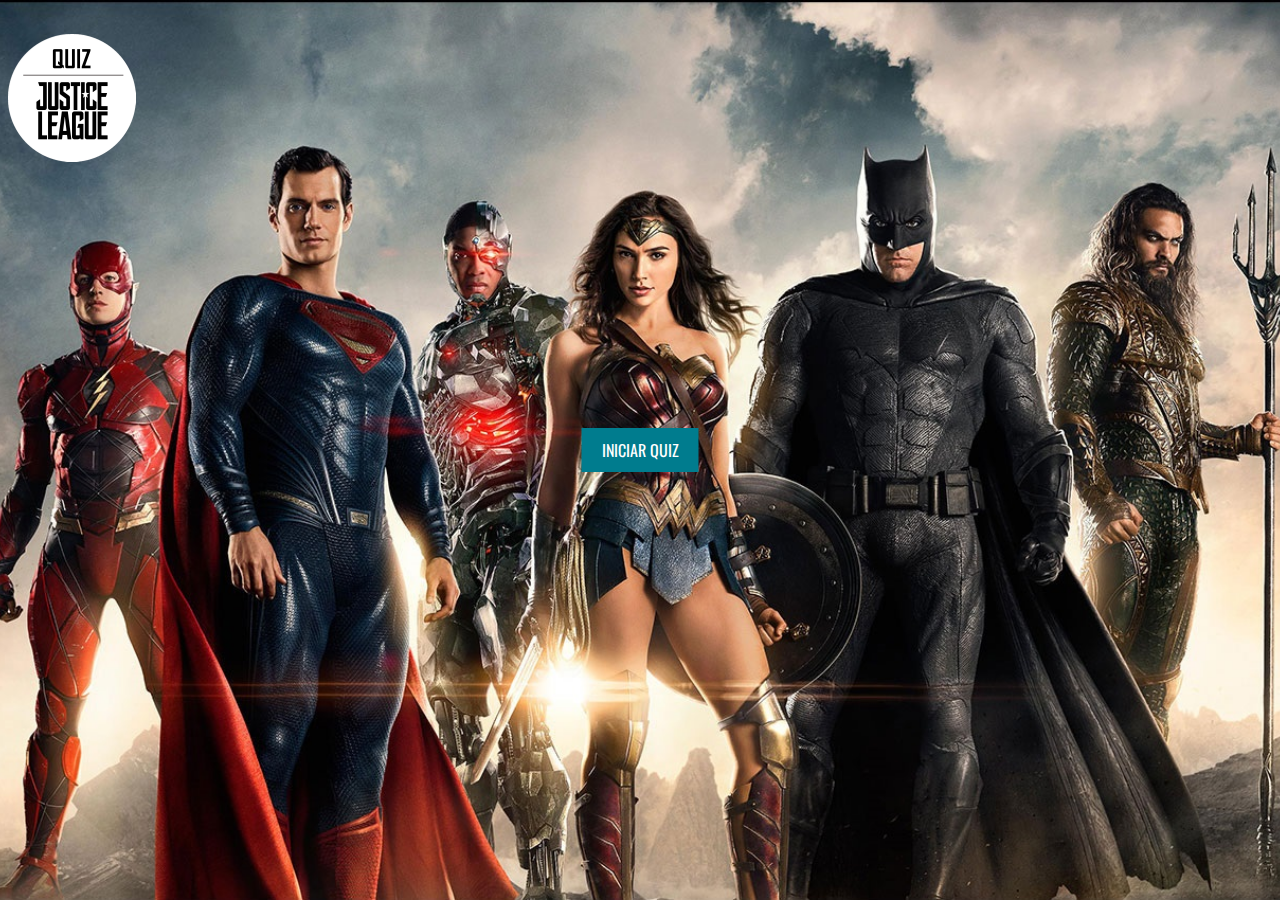
<file: index.html>
<!DOCTYPE html>

<html lang="br">
<head>
	<meta charset="utf-8">

	<title>Quiz Liga da Justiça</title>
	<meta name="Projeto Web Responsivo" content="Quiz Liga da Justiça">
	<meta name="Autora" content="Vanessa Vallarini">
	<meta name="Autora" content="Daniele Oliveira">
	
	
	
	<link href="https://fonts.googleapis.com/css?family=Oswald" rel="stylesheet">
	<link rel="stylesheet" type="text/css" href="./_css/index.css">
	
	
</head>
<body>
	<a class="logo" href="./index.html"><img src="./_imagens/logo.png" class="logo" alt="Quiz Liga da Justiça!"></a>
	<button id="botaoIniciar" class="botao">INICIAR QUIZ</button>
		<div id="meuBotaoIniciar" class="iniciar">
			<div class="formularioLogin">
				<div class="fecharFormulario">
					<span id="fechar" class="fechar">&#9874;</span>
				</div>
				<div class="abrirFormulario">
					<div class="loginFormulario">
						<img src="./_imagens/avatar.png" class="avatar">
							<h1>Login</h1>
								<form name="form1"  action="/action_page.php" onsubmit="return validateForm();" method="post">
									<p>Usuário</p>
									<input type="text" name="email" placeholder="" autocomplete="off">
									<p>Senha</p>
									<input type="password" name="password" placeholder="" autocomplete="off">
									<input type="submit" name="submit" value="Entrar">
								</form>
					</div>
				</div>
			</div>
		</div>	
	<script src="./_js/index.js"></script>
</body>
</html>
</file>
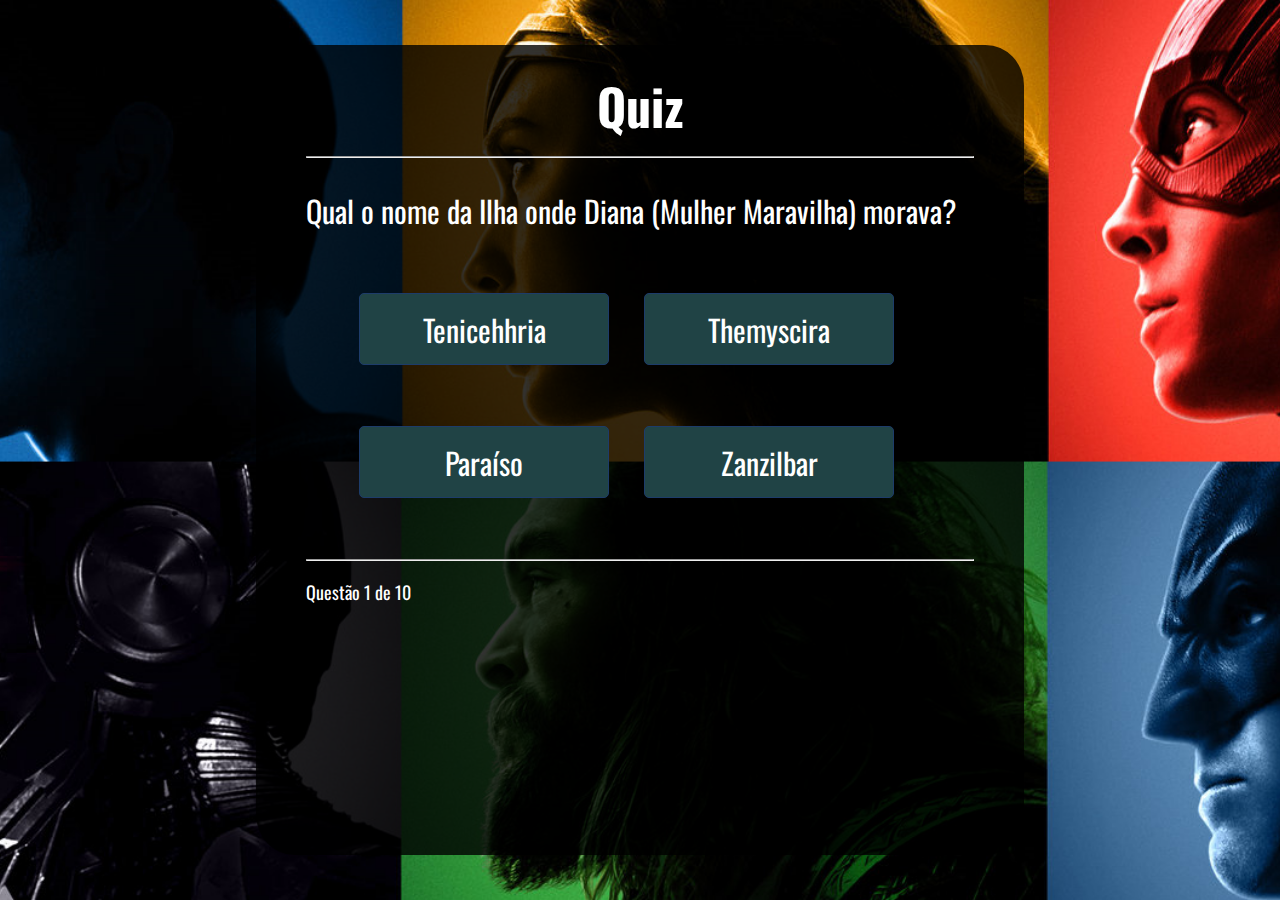
<file: quiz.html>
<!DOCTYPE html>

<html lang="br">
<head>
	<meta charset="utf-8">

	<title>Quiz Liga da Justiça</title>
	<meta name="Projeto Web Responsivo" content="Quiz Liga da Justiça">
	<meta name="Autora" content="Vanessa Vallarini">
	<meta name="Autora" content="Daniele Oliveira">

	<link href="https://fonts.googleapis.com/css?family=Oswald" rel="stylesheet">
	<link rel="stylesheet" type="text/css" href="./_css/quiz.css">
	
</head>
	
<body class="imagem">
    <div class="tabela">
        <div id="quiz">
            <h1>Quiz</h1>
            <hr style="margin-bottom: 20px">

            <p id="question"></p>

            <div class="buttons">
                <button id="btn0"><span id="choice0"></span></button>
                <button id="btn1"><span id="choice1"></span></button>
                <button id="btn2"><span id="choice2"></span></button>
                <button id="btn3"><span id="choice3"></span></button>
            </div>

            <hr id="reta" style="margin-top: 50px">
            <footer>
                <p id="progress">Question x of y</p>
            </footer>
        </div>
    </div>

<script src="./_js/quiz.js"></script>
<script src="./_js/question.js"></script>
<script src="./_js/app.js"></script>
</body>
</html>
</file>
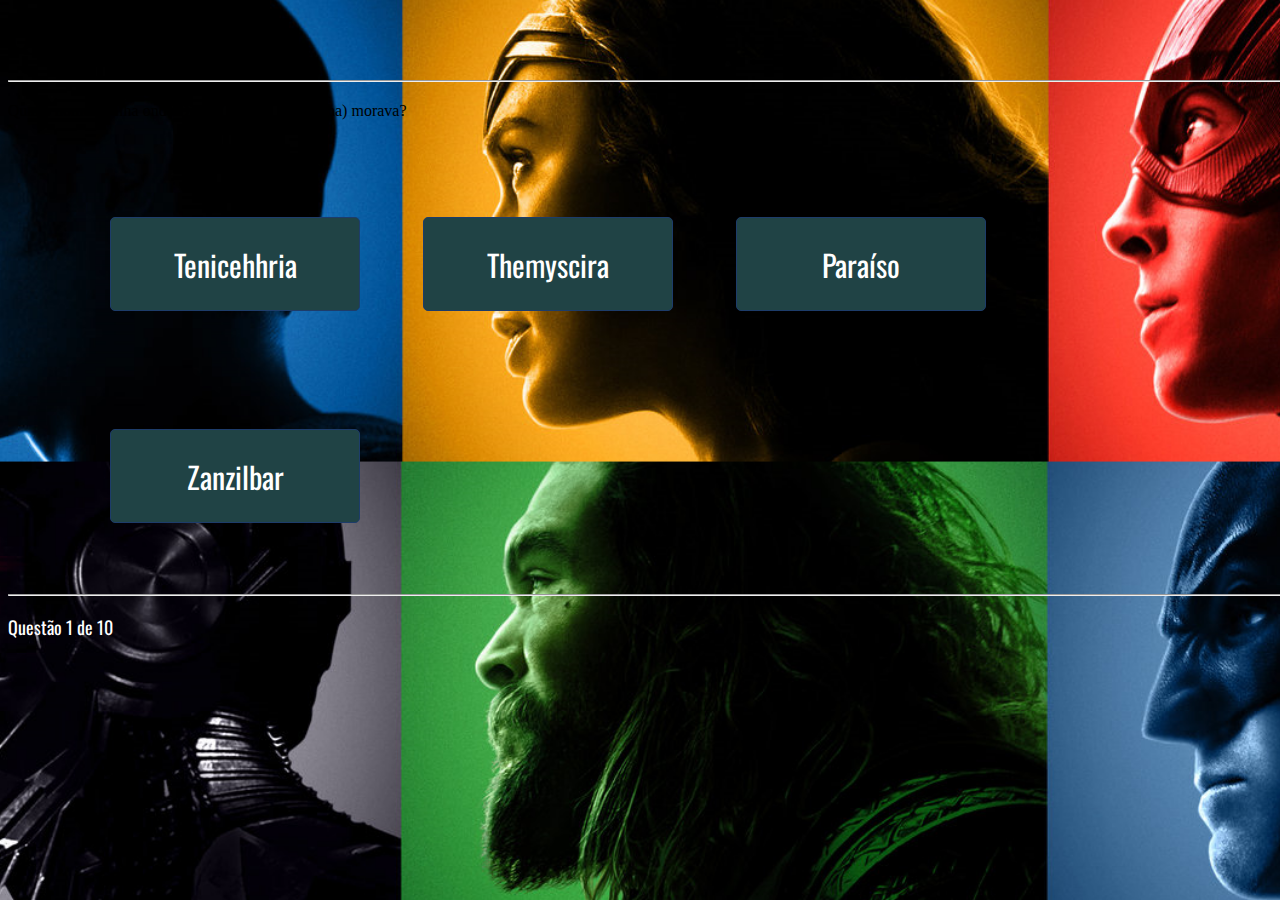
<file: _html/quiz.html>
<!DOCTYPE html>

<html lang="br">
<head>
	<meta charset="utf-8">

	<title>Quiz Liga da Justiça</title>
	<meta name="Projeto Web Responsivo" content="Quiz Liga da Justiça">
	<meta name="Autora" content="Vanessa Vallarini">
	
	<link href="https://fonts.googleapis.com/css?family=Oswald" rel="stylesheet">
	<link rel="stylesheet" type="text/css" href="../_css/quiz.css">
	
</head>
	
<body class="imagem">
    <div class="grid">
        <div id="quiz">
            <h1>Quiz</h1>
            <hr style="margin-bottom: 20px">

            <p id="question"></p>

            <div class="buttons">
                <button id="btn0"><span id="choice0"></span></button>
                <button id="btn1"><span id="choice1"></span></button>
                <button id="btn2"><span id="choice2"></span></button>
                <button id="btn3"><span id="choice3"></span></button>
            </div>

            <hr style="margin-top: 50px">
            <footer>
                <p id="progress">Question x of y</p>
            </footer>
        </div>
    </div>

<script src="../_js/quiz.js"></script>
<script src="../_js/question.js"></script>
<script src="../_js/app.js"></script>
</body>
</html>
</file>
<file: _css/index.css>
body {
	background: url("../_imagens/home.jpg") center center no-repeat;
	background-attachment: fixed;
	background-size: cover;
	font-family: 'Oswald', sans-serif;
	width: 100%;
	height: 100%;
}
.logo {
	width: 10%;
	position: fixed;
	margin-top: 1%;	
	margin-right: 1%;
}
.botao {
	background: #007C8E;
	padding: 10px 20px;
	border: none;
	color: #fff;
	font-size: 16px;
	cursor: pointer;
	font-family: inherit;
	position: absolute;
	top: 50%;
	left: 50%;
	transform: translate(-50%, -50%);	
	transition: all .5s ease;
}
.botao:hover {
	padding: 15px 30px;
	background: #204345;
	letter-spacing: 2px;
	font-size: 20px;
}
.iniciar{
	display: none;
	position: fixed;
	left: 0;
	top:0;
	width: 100%;
	height: 100%;
	background: rgba(0,0,0,.5);
	overflow: auto;
	padding: 50px 0;
	box-sizing: border-box;
}
.formularioLogin {
	position: absolute;
	top: 50%;
	left: 50%;
	transform: translate(-50%, -50%);
	color: #fff;
	margin: 0 auto;
	padding: 20px;
	width: 50%;	
	#animation: formDown .5s;
}
.loginFormulario {
	width: 60%;
    height: 500px;
    background: rgba(0,0,0,.8);
    color: #fff;
    box-sizing: border-box;
    margin: 0 auto;
    padding: 0 30px;
}
.avatar {
	width: 100px;
	height: 100px;
	position: relative;
	top: -50px;
	left: calc(50% - 50px);
}
h1 {
	margin-top: -30px;
    padding: 0 0 20px;
    text-align: center;
    font-size: 30px;
}
.loginFormulario p {
	margin: 0;
	padding: 0;
	font-size: bold;
	font-size: 25px;
}
.loginFormulario input {
	width: 100%;
	margin-bottom: 20px;
}
.loginFormulario input[type="text"], .loginFormulario input[type="password"] {
	border: none;
	outline: none;
	border-bottom: 1px solid #fff;
	background: transparent;
	height: 40%;
	color: #fff;
	font-size: 25px;
}
.loginFormulario input[type="text"] {
	margin-top: 40px;
}
.loginFormulario input[type="password"] {
	margin-top: 40px;
}
.loginFormulario input[type="text"]:focus, .loginFormulario input[type="password"]:focus {
	border-bottom: 1px solid #007c8e;
}
.loginFormulario input[type="submit"] {
	border: none;
    outline: none;
    background: #007c8e;
    color: #fff;
    height: 60px;
    font-size: 30px;
    transition: all .5s ease;
}
.loginFormulario input[type="submit"]:hover {
	cursor: pointer;
	background: #204345;
}
.loginFormulario a {
	text-decoration: none;
	font-size: 14px;
	color:#fff;
}
.loginFormulario a:hover {
	color: #007c8e;
}
.fechar {
	float: right;
    font-size: 40px;
    cursor: pointer;
    margin-top: -10px;
    margin-right: 90px;
}
@keyframes formDown {
	from {
		top: -100px;
		opacity: 0;
		}
		
		to {
		top: calc(50%);
		opacity: 1;
		}
}

/*//////////////////////////////////////////////////////////////////////////////////////////////////////////////////////////////////////////////////////////////*/
/*Galaxy S5, Pixel, Iphone5, Iphone 6 7 e 8, Iphone 6 7 e 8 Plus DE PÉ ////////////////////////////////////////////////////////////////////////////////////////*/
/*//////////////////////////////////////////////////////////////////////////////////////////////////////////////////////////////////////////////////////////////*/
@media only screen 
  and (min-device-width: 320px) 
  and (max-device-width: 640px)
  and (-webkit-min-device-pixel-ratio: 2)  
  and (orientation : portrait){
body {
	background: url("../_imagens/homeS5.jpg") center center no-repeat;
	background-attachment: fixed;
	background-size: cover;
	font-family: 'Oswald', sans-serif;
}
.logo {
	width: 350px;
    height: 350px;
    position: relative;
    top: 170px;
    margin-left: 157px;
}
.botao {
	background: #007C8E;
    padding: 20px 40px;
    border: none;
    color: #fff;
    font-size: 70px;
    cursor: pointer;
    font-family: inherit;
    position: absolute;
    top: 85%;
    left: 50%;
    transform: translate(-50%, -50%);
    transition: all .5s ease;
}
.botao:hover {
    background: #007C8E;
    padding: 20px 40px;
    border: none;
    color: #fff;
    font-size: 70px;
    cursor: pointer;
    font-family: inherit;
    position: absolute;
    top: 85%;
    left: 50%;
}
.loginFormulario {
	margin-left: -170px;
    width: 170%;
    height: 1050px;
    background: rgba(0,0,0,.8);
    color: #fff;
    box-sizing: border-box;
    margin-top: 10px;
}
.loginFormulario a:hover {
	color: #007c8e;
}
.avatar {
	width: 280px;
    height: 280px;
    position: relative;
    top: -180px;
    left: calc(50% - 140px);
}
h1 {
	margin-top: -100px;
    text-align: center;
    font-size: 70px;
    margin-bottom: 90px;
    margin-left: 10px;
}
.loginFormulario p {
	font-size: 60px;
    padding: 5px;
	font-size: bold;
	margin-top: 20px;
}
.loginFormulario input {
	width: 100%;
	margin-bottom: 20px;
}
.loginFormulario input[type="text"], .loginFormulario input[type="password"] {
	border: none;
    outline: none;
    border-bottom: 1px solid #fff;
    background: transparent;
    height: 60%;
    color: #fff;
    font-size: 60px;
}
.loginFormulario input[type="text"]{
	margin-top: 30px;
}
.loginFormulario input[type="password"] {
	margin-top: 30px;
}
.loginFormulario input[type="text"]:focus, .loginFormulario input[type="password"]:focus {
	border-bottom: 1px solid #007c8e;
}
.loginFormulario input[type="submit"] {
	border: none;
    outline: none;
    background: #007C8E;
    color: #fff;
    height: 130px;
    font-size: 60px;
    transition: all .5s ease;
}
.loginFormulario input[type="submit"]:hover {
	cursor: pointer;
	background: #204345;
}
.loginFormulario a {
	text-decoration: none;
	font-size: 14px;
	color:#fff;
}
.fechar {
	float: right;
    font-size: 80px;
    cursor: pointer;
    margin-top: -100px;
    margin-right: -170px;
}
@keyframes formDown {
	from {
		top: -100px;
		opacity: 0;
		}
		
		to {
		top: calc(50%);
		opacity: 1;
		}
}
}

/*//////////////////////////////////////////////////////////////////////////////////////////////////////////////////////////////////////////////////////////////*/
/*Galaxy S5, Pixel, Iphone5, Iphone 6 7 e 8, Iphone 6 7 e 8 Plus DEITADO ///////////////////////////////////////////////////////////////////////////////////////////////////////////////////////////////////////////////////////////////////////*/
/*//////////////////////////////////////////////////////////////////////////////////////////////////////////////////////////////////////////////////////////////*/
@media only screen 
  and (min-device-width: 320px) 
  and (max-device-width: 736px)
  and (-webkit-min-device-pixel-ratio: 2) 
	and (orientation : landscape)  {
body {
	background: url("../_imagens/deitados.jpg") center center no-repeat;
	background-attachment: fixed;
	background-size: cover;
	font-family: 'Oswald', sans-serif;
}
.logo {
	width: 200px;
    height: 200px;
    position: relative;
    top: 85px;
    margin-left: 190px;
}
.botao {
	background: #007C8E;
    padding: 10px 30px;
    border: none;
    color: #fff;
    font-size: 30px;
    cursor: pointer;
    font-family: inherit;
    position: absolute;
    top: 80%;
    left: 50%;
    transform: translate(-50%, -50%);
    transition: all .5s ease;
}
.botao:hover {
    background: #007C8E;
    padding: 10px 30px;
    border: none;
    color: #fff;
    font-size: 30px;
    cursor: pointer;
    font-family: inherit;
    position: absolute;
    top: 80%;
    left: 50%;
    transform: translate(-50%, -50%);
    transition: all .5s ease;
}
.loginFormulario {
	margin-left: -190px;
    width: 180%;
    height: 480px;
    background: rgba(0,0,0,.8);
    color: #fff;
    box-sizing: border-box;
    margin-top: 50px;
}
.loginFormulario a:hover {
	color: #007c8e;
}
.avatar {
	width: 100px;
    height: 100px;
    position: relative;
    top: -50px;
    left: calc(50% - 50px);
}
h1 {
	margin-top: -40px;
    text-align: center;
    font-size: 40px;
    margin-bottom: 20px;
}
.loginFormulario p {
	font-size: 30px;
    font-size: bold;
    margin-bottom: -20px;
}
.loginFormulario input {
	width: 100%;
	margin-bottom: 20px;
}
.loginFormulario input[type="text"], .loginFormulario input[type="password"] {
	border: none;
    outline: none;
    border-bottom: 1px solid #fff;
    background: transparent;
    height: 60%;
    color: #fff;
    font-size: 30px;
    margin-top: 25px;
}
.loginFormulario input[type="text"]:focus, .loginFormulario input[type="password"]:focus {
	border-bottom: 1px solid #007c8e;
}
.loginFormulario input[type="submit"] {
	border: none;
    outline: none;
    background: #007C8E;
    color: #fff;
    height: 70px;
    font-size: 30px;
    transition: all .5s ease;
    margin-top: -10px;
}
.loginFormulario input[type="submit"]:hover {
	cursor: pointer;
	background: #204345;
}
.loginFormulario a {
	text-decoration: none;
	font-size: 14px;
	color:#fff;
}
.fechar {
	float: right;
    font-size: 30px;
    cursor: pointer;
    margin-top: 5px;
    margin-right: -200px;
}
@keyframes formDown {
	from {
		top: -100px;
		opacity: 0;
		}
		
		to {
		top: calc(50%);
		opacity: 1;
		}
}
}

/*//////////////////////////////////////////////////////////////////////////////////////////////////////////////////////////////////////////////////////////////*/
/*Pixel 2 DE PÉ/////////////////////////////////////////////////////////////////////////////////////////////////////////////////////////////////////////////////////////////////////*/
/*//////////////////////////////////////////////////////////////////////////////////////////////////////////////////////////////////////////////////////////////*/
@media only screen 
  and (device-width: 411px) 
  and (device-height: 823px)
  and (orientation : portrait){  
body {
	background: url("../_imagens/homeS5.jpg") center center no-repeat;
	background-attachment: fixed;
	background-size: cover;
	font-family: 'Oswald', sans-serif;
}
.logo {
	width: 350px;
    height: 350px;
    position: relative;
    top: 170px;
    margin-left: 157px;
}
.botao {
	background: #007C8E;
    padding: 20px 40px;
    border: none;
    color: #fff;
    font-size: 70px;
    cursor: pointer;
    font-family: inherit;
    position: absolute;
    top: 85%;
    left: 50%;
    transform: translate(-50%, -50%);
    transition: all .5s ease;
}
.botao:hover {
    background: #007C8E;
    padding: 20px 40px;
    border: none;
    color: #fff;
    font-size: 70px;
    cursor: pointer;
    font-family: inherit;
    position: absolute;
    top: 85%;
    left: 50%;
}
.loginFormulario {
	margin-left: -170px;
    width: 170%;
    height: 1050px;
    background: rgba(0,0,0,.8);
    color: #fff;
    box-sizing: border-box;
    margin-top: 10px;
}
.loginFormulario a:hover {
	color: #007c8e;
}
.avatar {
	width: 280px;
    height: 280px;
    position: relative;
    top: -180px;
    left: calc(50% - 140px);
}
h1 {
	margin-top: -100px;
    text-align: center;
    font-size: 70px;
    margin-bottom: 90px;
    margin-left: 10px;
}
.loginFormulario p {
	font-size: 60px;
    padding: 5px;
	font-size: bold;
	margin-top: 20px;
}
.loginFormulario input {
	width: 100%;
	margin-bottom: 20px;
}
.loginFormulario input[type="text"], .loginFormulario input[type="password"] {
	border: none;
    outline: none;
    border-bottom: 1px solid #fff;
    background: transparent;
    height: 60%;
    color: #fff;
    font-size: 60px;
}
.loginFormulario input[type="text"]{
	margin-top: 30px;
}
.loginFormulario input[type="password"] {
	margin-top: 30px;
}
.loginFormulario input[type="text"]:focus, .loginFormulario input[type="password"]:focus {
	border-bottom: 1px solid #007c8e;
}
.loginFormulario input[type="submit"] {
	border: none;
    outline: none;
    background: #007C8E;
    color: #fff;
    height: 130px;
    font-size: 60px;
    transition: all .5s ease;
}
.loginFormulario input[type="submit"]:hover {
	cursor: pointer;
	background: #204345;
}
.loginFormulario a {
	text-decoration: none;
	font-size: 14px;
	color:#fff;
}
.fechar {
	float: right;
    font-size: 80px;
    cursor: pointer;
    margin-top: -100px;
    margin-right: -170px;
}
@keyframes formDown {
	from {
		top: -100px;
		opacity: 0;
		}
		
		to {
		top: calc(50%);
		opacity: 1;
		}
}
  }

 /*//////////////////////////////////////////////////////////////////////////////////////////////////////////////////////////////////////////////////////////////*/
/*Pixel 2 DEITADO ///////////////////////////////////////////////////////////////////////////////////////////////////////////////////////////////////////////////////////////////////////*/
/*//////////////////////////////////////////////////////////////////////////////////////////////////////////////////////////////////////////////////////////////*/
@media only screen 
  and (device-width: 823px) 
  and (device-height: 411px)
  and (-webkit-min-device-pixel-ratio: 2) 
	and (orientation : landscape)  {
body {
	background: url("../_imagens/pixel2deitado.jpg") center center no-repeat;
	background-attachment: fixed;
	background-size: cover;
	font-family: 'Oswald', sans-serif;
}
.logo {
	width: 150px;
    height: 150px;
    position: relative;
    top: 80px;
   margin-left: 207px;
}
.botao {
	background: #007C8E;
    padding: 10px 30px;
    border: none;
    color: #fff;
    font-size: 30px;
    cursor: pointer;
    font-family: inherit;
    position: absolute;
    top: 80%;
    left: 50%;
    transform: translate(-50%, -50%);
    transition: all .5s ease;
}
.botao:hover {
    background: #007C8E;
    padding: 10px 30px;
    border: none;
    color: #fff;
    font-size: 30px;
    cursor: pointer;
    font-family: inherit;
    position: absolute;
    top: 80%;
    left: 50%;
    transform: translate(-50%, -50%);
    transition: all .5s ease;
}
.loginFormulario {
	margin-left: -190px;
    width: 180%;
    height: 430px;
    background: rgba(0,0,0,.8);
    color: #fff;
    box-sizing: border-box;
    margin-top: 30px;
}
.loginFormulario a:hover {
	color: #007c8e;
}
.avatar {
	width: 100px;
    height: 100px;
    position: relative;
    top: -40px;
    left: calc(50% - 50px);
}
h1 {
	margin-top: -45px;
    text-align: center;
    font-size: 30px;
    margin-bottom: 20px;
}
.loginFormulario p {
	font-size: 25px;
    font-size: bold;
    margin-bottom: -20px;
}
.loginFormulario input {
	width: 100%;
	margin-bottom: 20px;
}
.loginFormulario input[type="text"], .loginFormulario input[type="password"] {
	border: none;
    outline: none;
    border-bottom: 1px solid #fff;
    background: transparent;
    height: 60%;
    color: #fff;
    font-size: 30px;
    margin-top: 25px;
}
.loginFormulario input[type="text"]:focus, .loginFormulario input[type="password"]:focus {
	border-bottom: 1px solid #007c8e;
}
.loginFormulario input[type="submit"] {
	border: none;
    outline: none;
    background: #007C8E;
    color: #fff;
    height: 50px;
    font-size: 30px;
    transition: all .5s ease;
    margin-top: -10px;
}
.loginFormulario input[type="submit"]:hover {
	cursor: pointer;
	background: #204345;
}
.loginFormulario a {
	text-decoration: none;
	font-size: 14px;
	color:#fff;
}
.fechar {
	float: right;
    font-size: 30px;
    cursor: pointer;
    margin-top: -10px;
    margin-right: -200px;
}
@keyframes formDown {
	from {
		top: -100px;
		opacity: 0;
		}
		
		to {
		top: calc(50%);
		opacity: 1;
		}
}
}

/*//////////////////////////////////////////////////////////////////////////////////////////////////////////////////////////////////////////////////////////////*/
/*iPhone X de PÉ/////////////////////////////////////////////////////////////////////////////////////////////////////////////////////////////////////////////////////////////*/
/*//////////////////////////////////////////////////////////////////////////////////////////////////////////////////////////////////////////////////////////////*/
@media only screen 
    and (device-width : 375px) 
    and (device-height : 812px) 
    and (-webkit-device-pixel-ratio : 3)
	and (orientation : portrait)	{
body {
	background: url("../_imagens/homeS5.jpg") center center no-repeat;
	background-attachment: fixed;
	background-size: cover;
	font-family: 'Oswald', sans-serif;
}
.logo {
	width: 350px;
    height: 350px;
    position: relative;
    top: 200px;
    margin-left: 157px;
}
.botao {
	background: #007C8E;
    padding: 20px 40px;
    border: none;
    color: #fff;
    font-size: 70px;
    cursor: pointer;
    font-family: inherit;
    position: absolute;
    top: 85%;
    left: 50%;
    transform: translate(-50%, -50%);
    transition: all .5s ease;
}
.botao:hover {
    background: #007C8E;
    padding: 20px 40px;
    border: none;
    color: #fff;
    font-size: 70px;
    cursor: pointer;
    font-family: inherit;
    position: absolute;
    top: 85%;
    left: 50%;
}
.loginFormulario {
	margin-left: -170px;
    width: 170%;
    height: 1130px;
    background: rgba(0,0,0,.8);
    color: #fff;
    box-sizing: border-box;
    margin-top: 10px;
}
.loginFormulario a:hover {
	color: #007c8e;
}
.avatar {
	width: 280px;
    height: 280px;
    position: relative;
    top: -180px;
    left: calc(50% - 140px);
}
h1 {
	margin-top: -120px;
    text-align: center;
    font-size: 70px;
    margin-bottom: 90px;
    margin-left: 10px;
}
.loginFormulario p {
	font-size: 60px;
    padding: 5px;
	font-size: bold;
	margin-top: 20px;
}
.loginFormulario input {
	width: 100%;
	margin-bottom: 20px;
}
.loginFormulario input[type="text"], .loginFormulario input[type="password"] {
	border: none;
    outline: none;
    border-bottom: 1px solid #fff;
    background: transparent;
    height: 60%;
    color: #fff;
    font-size: 60px;
}
.loginFormulario input[type="text"]{
	margin-top: 70px;
}
.loginFormulario input[type="password"] {
	margin-top: 70px;
}
.loginFormulario input[type="text"]:focus, .loginFormulario input[type="password"]:focus {
	border-bottom: 1px solid #007c8e;
}
.loginFormulario input[type="submit"] {
	border: none;
    outline: none;
    background: #007C8E;
    color: #fff;
    height: 150px;
    font-size: 60px;
    transition: all .5s ease;
}
.loginFormulario input[type="submit"]:hover {
	cursor: pointer;
	background: #204345;
}
.loginFormulario a {
	text-decoration: none;
	font-size: 14px;
	color:#fff;
}
.fechar {
	float: right;
    font-size: 80px;
    cursor: pointer;
    margin-top: -100px;
    margin-right: -170px;
}
@keyframes formDown {
	from {
		top: -100px;
		opacity: 0;
		}
		
		to {
		top: calc(50%);
		opacity: 1;
		}
}
  }

/*//////////////////////////////////////////////////////////////////////////////////////////////////////////////////////////////////////////////////////////////*/
/*iPhone X DEITADO ///////////////////////////////////////////////////////////////////////////////////////////////////////////////////////////////////////////////////////////////////////*/
/*//////////////////////////////////////////////////////////////////////////////////////////////////////////////////////////////////////////////////////////////*/
@media only screen 
  and (device-width: 812px) 
  and (device-height: 375px)
  and (-webkit-min-device-pixel-ratio: 2) 
	and (orientation : landscape)  {
body {
	background: url("../_imagens/iPhoneXdeitado.jpg") center center no-repeat;
	background-attachment: fixed;
	background-size: cover;
	font-family: 'Oswald', sans-serif;
}
.logo {
	width: 150px;
    height: 150px;
    position: relative;
    top: 70px;
    margin-left: 207px;
}
.botao {
	background: #007C8E;
    padding: 10px 30px;
    border: none;
    color: #fff;
    font-size: 30px;
    cursor: pointer;
    font-family: inherit;
    position: absolute;
    top: 80%;
    left: 50%;
    transform: translate(-50%, -50%);
    transition: all .5s ease;
}
.botao:hover {
    background: #007C8E;
    padding: 10px 30px;
    border: none;
    color: #fff;
    font-size: 30px;
    cursor: pointer;
    font-family: inherit;
    position: absolute;
    top: 80%;
    left: 50%;
    transform: translate(-50%, -50%);
    transition: all .5s ease;
}
.loginFormulario {
	margin-left: -190px;
    width: 180%;
    height: 360px;
    background: rgba(0,0,0,.8);
    color: #fff;
    box-sizing: border-box;
    margin-top: 50px;
}
.loginFormulario a:hover {
	color: #007c8e;
}
.avatar {
	width: 100px;
    height: 100px;
    position: relative;
    top: -60px;
    left: calc(50% - 50px);
}
h1 {
	margin-top: -50px;
    text-align: center;
    font-size: 30px;
    margin-bottom: -30px;
}
.loginFormulario p {
	font-size: 25px;
    font-size: bold;
    margin-bottom: -20px;
}
.loginFormulario input {
	width: 100%;
	margin-bottom: 20px;
}
.loginFormulario input[type="text"], .loginFormulario input[type="password"] {
	border: none;
    outline: none;
    border-bottom: 1px solid #fff;
    background: transparent;
    height: 60%;
    color: #fff;
    font-size: 25px;
    margin-top: 30px;
}
.loginFormulario input[type="text"]:focus, .loginFormulario input[type="password"]:focus {
	border-bottom: 1px solid #007c8e;
}
.loginFormulario input[type="submit"] {
	border: none;
    outline: none;
    background: #007C8E;
    color: #fff;
    height: 50px;
    font-size: 30px;
    transition: all .5s ease;
    margin-top: -10px;
}
.loginFormulario input[type="submit"]:hover {
	cursor: pointer;
	background: #204345;
}
.loginFormulario a {
	text-decoration: none;
	font-size: 14px;
	color:#fff;
}
.fechar {
	float: right;
    font-size: 30px;
    cursor: pointer;
    margin-top: 5px;
    margin-right: -200px;
}
@keyframes formDown {
	from {
		top: -100px;
		opacity: 0;
		}
		
		to {
		top: calc(50%);
		opacity: 1;
		}
}
}

/*//////////////////////////////////////////////////////////////////////////////////////////////////////////////////////////////////////////////////////////////*/
/*Ipad DE PÉ/////////////////////////////////////////////////////////////////////////////////////////////////////////////////////////////////////////////////////////////////////*/
/*//////////////////////////////////////////////////////////////////////////////////////////////////////////////////////////////////////////////////////////////*/
@media only screen 
  and (device-width: 768px) 
  and (device-height: 1024px)
  and (orientation : portrait){  
body {
	background: url("../_imagens/homeS5.jpg") center center no-repeat;
	background-attachment: fixed;
	background-size: cover;
	font-family: 'Oswald', sans-serif;
}
.logo {
	width: 350px;
    height: 350px;
    position: relative;
    top: 50px;
    margin-left: 157px;
}
.botao {
	background: #007C8E;
    padding: 20px 40px;
    border: none;
    color: #fff;
    font-size: 70px;
    cursor: pointer;
    font-family: inherit;
    position: absolute;
    top: 85%;
    left: 50%;
    transform: translate(-50%, -50%);
    transition: all .5s ease;
}
.botao:hover {
    background: #007C8E;
    padding: 20px 40px;
    border: none;
    color: #fff;
    font-size: 70px;
    cursor: pointer;
    font-family: inherit;
    position: absolute;
    top: 85%;
    left: 50%;
}
.loginFormulario {
	margin-left: -170px;
    width: 170%;
    height: 1100px;
    background: rgba(0,0,0,.8);
    box-sizing: border-box;
    margin-top: 90px;
}
.loginFormulario a:hover {
	color: #007c8e;
}
.avatar {
	width: 240px;
    height: 240px;
    position: relative;
    top: -110px;
    left: calc(50% - 110px);
}
h1 {
	margin-top: -120px;
    text-align: center;
    font-size: 70px;
    margin-bottom: 90px;
    margin-left: 10px;
}
.loginFormulario p {
	font-size: 60px;
    padding: 5px;
	font-size: bold;
	margin-top: 20px;
}
.loginFormulario input {
	width: 100%;
	margin-bottom: 20px;
}
.loginFormulario input[type="text"], .loginFormulario input[type="password"] {
	border: none;
    outline: none;
    border-bottom: 1px solid #fff;
    background: transparent;
    height: 60%;
    color: #fff;
    font-size: 60px;
}
.loginFormulario input[type="text"]{
	margin-top: 70px;
}
.loginFormulario input[type="password"] {
	margin-top: 70px;
}
.loginFormulario input[type="text"]:focus, .loginFormulario input[type="password"]:focus {
	border-bottom: 1px solid #007c8e;
}
.loginFormulario input[type="submit"] {
	border: none;
    outline: none;
    background: #007C8E;
    color: #fff;
    height: 150px;
    font-size: 60px;
    transition: all .5s ease;
}
.loginFormulario input[type="submit"]:hover {
	cursor: pointer;
	background: #204345;
}
.loginFormulario a {
	text-decoration: none;
	font-size: 14px;
	color:#fff;
}
.fechar {
	float: right;
    font-size: 60px;
    cursor: pointer;
    margin-right: -170px;
}
@keyframes formDown {
	from {
		top: -100px;
		opacity: 0;
		}
		
		to {
		top: calc(50%);
		opacity: 1;
		}
}
  }

/*//////////////////////////////////////////////////////////////////////////////////////////////////////////////////////////////////////////////////////////////*/
/**Ipad DEITADO ///////////////////////////////////////////////////////////////////////////////////////////////////////////////////////////////////////////////////////////////////////*/
/*//////////////////////////////////////////////////////////////////////////////////////////////////////////////////////////////////////////////////////////////*/
@media only screen 
  and (device-width: 1024px) 
  and (device-height: 768px)
  and (-webkit-min-device-pixel-ratio: 2) 
	and (orientation : landscape)  {
body {
	background: url("../_imagens/home.jpg") center center no-repeat;
	background-attachment: fixed;
	background-size: cover;
	font-family: 'Oswald', sans-serif;
}
.logo {
	width: 180px;
    height: 180px;
    position: relative;
    top: 150px;
    margin-left: 210px;
}
.botao {
	background: #007C8E;
    padding: 10px 30px;
    border: none;
    color: #fff;
    font-size: 30px;
    cursor: pointer;
    font-family: inherit;
    position: absolute;
    top: 80%;
    left: 50%;
    transform: translate(-50%, -50%);
    transition: all .5s ease;
}
.botao:hover {
    background: #007C8E;
    padding: 10px 30px;
    border: none;
    color: #fff;
    font-size: 30px;
    cursor: pointer;
    font-family: inherit;
    position: absolute;
    top: 80%;
    left: 50%;
    transform: translate(-50%, -50%);
    transition: all .5s ease;
}
.loginFormulario {
	margin-left: -190px;
    width: 180%;
    height: 580px;
    background: rgba(0,0,0,.8);
    color: #fff;
    box-sizing: border-box;
    margin-top: 70px;
}
.loginFormulario a:hover {
	color: #007c8e;
}
.avatar {
	width: 150px;
    height: 150px;
    position: relative;
    top: -90px;
    left: calc(50% - 80px);
}
h1 {
	margin-top: -80px;
    text-align: center;
    font-size: 50px;
    margin-bottom: 20px;
    margin-left: -10px;
}
.loginFormulario p {
	font-size: 40px;
    font-size: bold;
    margin-bottom: -20px;
}
.loginFormulario input {
	width: 100%;
	margin-bottom: 20px;
}
.loginFormulario input[type="text"], .loginFormulario input[type="password"] {
	border: none;
    outline: none;
    border-bottom: 1px solid #fff;
    background: transparent;
    height: 60%;
    color: #fff;
    font-size: 40px;
    margin-top: 30px;
}
.loginFormulario input[type="text"]:focus, .loginFormulario input[type="password"]:focus {
	border-bottom: 1px solid #007c8e;
}
.loginFormulario input[type="submit"] {
	border: none;
    outline: none;
    background: #007C8E;
    color: #fff;
    height: 80px;
    font-size: 45px;
    transition: all .5s ease;
    margin-top: -10px;
}
.loginFormulario input[type="submit"]:hover {
	cursor: pointer;
	background: #204345;
}
.loginFormulario a {
	text-decoration: none;
	font-size: 14px;
	color:#fff;
}
.fechar {
	float: right;
    font-size: 50px;
    cursor: pointer;
    margin-right: -210px;
}
@keyframes formDown {
	from {
		top: -100px;
		opacity: 0;
		}
		
		to {
		top: calc(50%);
		opacity: 1;
		}
}
}

/*//////////////////////////////////////////////////////////////////////////////////////////////////////////////////////////////////////////////////////////////*/
/**Ipad Pro de PÉ ///////////////////////////////////////////////////////////////////////////////////////////////////////////////////////////////////////////////////////////////////////*/
/*//////////////////////////////////////////////////////////////////////////////////////////////////////////////////////////////////////////////////////////////*/
@media only screen 
	and (device-width: 1024px) 
    and (device-height: 1366px)
    and (-webkit-min-device-pixel-ratio: 2) 
	and (orientation : portrait) {  
body {
	background: url("../_imagens/homeS5.jpg") center center no-repeat;
	background-attachment: fixed;
	background-size: cover;
	font-family: 'Oswald', sans-serif;
}
.logo {
	width: 350px;
    height: 350px;
    position: relative;
    top: 50px;
    margin-left: 157px;
}
.botao {
	background: #007C8E;
    padding: 20px 40px;
    border: none;
    color: #fff;
    font-size: 70px;
    cursor: pointer;
    font-family: inherit;
    position: absolute;
    top: 85%;
    left: 50%;
    transform: translate(-50%, -50%);
    transition: all .5s ease;
}
.botao:hover {
    background: #007C8E;
    padding: 20px 40px;
    border: none;
    color: #fff;
    font-size: 70px;
    cursor: pointer;
    font-family: inherit;
    position: absolute;
    top: 85%;
    left: 50%;
}
.loginFormulario {
	margin-left: -170px;
    width: 170%;
    height: 1100px;
    background: rgba(0,0,0,.8);
    box-sizing: border-box;
    margin-top: 90px;
}
.loginFormulario a:hover {
	color: #007c8e;
}
.avatar {
	width: 240px;
    height: 240px;
    position: relative;
    top: -110px;
    left: calc(50% - 110px);
}
h1 {
	margin-top: -120px;
    text-align: center;
    font-size: 70px;
    margin-bottom: 90px;
    margin-left: 10px;
}
.loginFormulario p {
	font-size: 60px;
    padding: 5px;
	font-size: bold;
	margin-top: 20px;
}
.loginFormulario input {
	width: 100%;
	margin-bottom: 20px;
}
.loginFormulario input[type="text"], .loginFormulario input[type="password"] {
	border: none;
    outline: none;
    border-bottom: 1px solid #fff;
    background: transparent;
    height: 60%;
    color: #fff;
    font-size: 60px;
}
.loginFormulario input[type="text"]{
	margin-top: 70px;
}
.loginFormulario input[type="password"] {
	margin-top: 70px;
}
.loginFormulario input[type="text"]:focus, .loginFormulario input[type="password"]:focus {
	border-bottom: 1px solid #007c8e;
}
.loginFormulario input[type="submit"] {
	border: none;
    outline: none;
    background: #007C8E;
    color: #fff;
    height: 150px;
    font-size: 60px;
    transition: all .5s ease;
}
.loginFormulario input[type="submit"]:hover {
	cursor: pointer;
	background: #204345;
}
.loginFormulario a {
	text-decoration: none;
	font-size: 14px;
	color:#fff;
}
.fechar {
	float: right;
    font-size: 60px;
    cursor: pointer;
    margin-right: -190px;
}
@keyframes formDown {
	from {
		top: -100px;
		opacity: 0;
		}
		
		to {
		top: calc(50%);
		opacity: 1;
		}
}
  }

/*//////////////////////////////////////////////////////////////////////////////////////////////////////////////////////////////////////////////////////////////*/
/**Ipad Pró DEITADO ///////////////////////////////////////////////////////////////////////////////////////////////////////////////////////////////////////////////////////////////////////*/
/*//////////////////////////////////////////////////////////////////////////////////////////////////////////////////////////////////////////////////////////////*/
@media only screen 
  and (device-width: 1366px) 
  and (device-height: 1024px)
  and (-webkit-min-device-pixel-ratio: 2) 
	and (orientation : landscape)  {
body {
	background: url("../_imagens/home.jpg") center center no-repeat;
	background-attachment: fixed;
	background-size: cover;
	font-family: 'Oswald', sans-serif;
}
.logo {
	width: 180px;
    height: 180px;
    position: relative;
    top: 200px;
    margin-left: 22%;
}
.botao {
	background: #007C8E;
    padding: 10px 30px;
    border: none;
    color: #fff;
    font-size: 39px;
    cursor: pointer;
    font-family: inherit;
    position: absolute;
    top: 80%;
    left: 50%;
    transform: translate(-50%, -50%);
    transition: all .5s ease;
}
.botao:hover {
    background: #007C8E;
    padding: 10px 30px;
    border: none;
    color: #fff;
    font-size: 39px;
    cursor: pointer;
    font-family: inherit;
    position: absolute;
    top: 80%;
    left: 50%;
    transform: translate(-50%, -50%);
    transition: all .5s ease;
}
.loginFormulario {
	margin-left: -40%;
    width: 180%;
    height: 700px;
    background: rgba(0,0,0,.8);
    color: #fff;
    box-sizing: border-box;
    margin-top: 30px;
}
.loginFormulario a:hover {
	color: #007c8e;
}
.avatar {
	width: 150px;
    height: 150px;
    position: relative;
    top: -90px;
    left: calc(50% - 80px);
}
h1 {
	margin-top: -80px;
    text-align: center;
    font-size: 60px;
    margin-bottom: 20px;
    margin-left: -10px;
}
.loginFormulario p {
	font-size: 40px;
    font-size: bold;
    margin-bottom: -20px;
}
.loginFormulario input {
	width: 100%;
	margin-bottom: 20px;
}
.loginFormulario input[type="text"], .loginFormulario input[type="password"] {
	border: none;
    outline: none;
    border-bottom: 1px solid #fff;
    background: transparent;
    height: 60%;
    color: #fff;
    font-size: 50px;
    margin-top: 60px;
}
.loginFormulario input[type="text"]:focus, .loginFormulario input[type="password"]:focus {
	border-bottom: 1px solid #007c8e;
}
.loginFormulario input[type="submit"] {
	border: none;
    outline: none;
    background: #007C8E;
    color: #fff;
    height: 100px;
    font-size: 50px;
    transition: all .5s ease;
    margin-top: -10px;
}
.loginFormulario input[type="submit"]:hover {
	cursor: pointer;
	background: #204345;
}
.loginFormulario a {
	text-decoration: none;
	font-size: 14px;
	color:#fff;
}
.fechar {
    font-size: 50px;
    margin-top: -40px;
    margin-right: -270px;
}
@keyframes formDown {
	from {
		top: -100px;
		opacity: 0;
		}
		
		to {
		top: calc(50%);
		opacity: 1;
		}
}
}
</file>
<file: _css/quiz.css>
﻿body {
    background: url("../_imagens/v.png") center center no-repeat;
    background-attachment: fixed;
    background-position: 50%;
	background-size: cover;
	width: 100%;
	height: 100%;
}

.tabela {
    border-radius: 5%;
    background: rgba(0,0,0,.8);
	overflow: auto;
	padding: 50px 50px;
	box-sizing: border-box;
	position: absolute;
	top: 50%;
	left: 50%;
	transform: translate(-50%, -50%);
	margin: 0 auto;
	width: 60%;
	height: 90%;
	 overflow: hidden;
}

.tabela h1 {
    font-family: 'Oswald', sans-serif;
    font-size: 50px;
    text-align: center;
    color: #fff;
    border-radius: 5%;
	margin-bottom: 2%;
	margin-top: -4%;
}

#score {
    color: #5A6772;
    text-align: center;
    font-size: 50px;
	font-family: 'Oswald', sans-serif;
	color: #fff;
	text-align: center;
}

.tabela #question {
    font-family: 'Oswald', sans-serif;
    font-size: 30px;
    color: #5A6772;
	color: #fff;
}

.buttons {
    margin-top: 3%;
	margin-left: 8%;
	margin-bottom: -3%
}

#btn0, #btn1, #btn2, #btn3 {
    background-color: #204345;
	border: 1px solid #1D3C6A;
	font-size: 50px;
	color: #fff;
	font-family: 'Oswald', sans-serif;
	border-radius: 5px;
	margin: 5% 5% 5% 0%;
	padding: 2% 2%;
	width: 250px;
	font-size: 30px;
	transition: all .5s ease;
}

#btn0:hover, #btn1:hover, #btn2:hover, #btn3:hover {
    cursor: pointer;
    background-color: #007c8e;
}

#btn0:focus, #btn1:focus, #btn2:focus, #btn3:focus {
    outline: 0;
}

#progress {
    color: #fff;
    font-size: 18px;
	font-family: 'Oswald', sans-serif;
}


/*//////////////////////////////////////////////////////////////////////////////////////////////////////////////////////////////////////////////////////////////////////////////*/
/*Galaxy S5, Pixel, Iphone5, Iphone 6 7 e 8, Iphone 6 7 e 8 Plus DE PÉ ///////////////////////////////////////////////////////////////////////////////////////////////////////////////////////////////////////////////////////////////////////*/
/*//////////////////////////////////////////////////////////////////////////////////////////////////////////////////////////////////////////////////////////////////////////////*/
@media only screen 
  and (min-device-width: 320px) 
  and (max-device-width: 640px)
  and (-webkit-min-device-pixel-ratio: 2)  
  and (orientation : portrait){
body {
    background: url("../_imagens/quizCelular2.jpg") center center no-repeat;
    background-attachment: fixed;
    background-position: 50%;
	background-size: cover;
	width: 100%;
	height: 100%;
}

.tabela {
    border-radius: 5%;
    background: rgba(0,0,0,.8);
    overflow: auto;
    padding: 50px 50px;
    box-sizing: border-box;
    position: absolute;
    top: 50%;
    left: 50%;
    transform: translate(-50%, -50%);
    margin: 0 auto;
    width: 80%;
    height: 90%;
	 overflow: hidden;
}

.tabela h1 {
    font-family: 'Oswald', sans-serif;
    font-size: 80px;
    text-align: center;
    color: #fff;
    border-radius: 5%;
	margin-bottom: 2%;
	margin-top: -4%;
}

#score {
    color: #5A6772;
    text-align: center;
    font-size: 50px;
	font-family: 'Oswald', sans-serif;
	color: #fff;
	text-align: center;
}

.tabela #question {
    font-family: 'Oswald', sans-serif;
    font-size: 60px;
    color: #5A6772;
	color: #fff;
}

.buttons {
    margin-top: 5%;
	margin-left: 8%;
}

#btn0, #btn1, #btn2, #btn3 {
    background-color: #204345;
    border: 1px solid #1D3C6A;
    font-size: 50px;
    color: #fff;
    font-family: 'Oswald', sans-serif;
    border-radius: 5px;
    margin: 5% 10% 5% 0%;
    padding: 2% 2%;
    width: 600px;
    font-size: 70px;
    transition: all .5s ease;
}

#btn0:hover, #btn1:hover, #btn2:hover, #btn3:hover {
    cursor: pointer;
    background-color: #007c8e;
}

#btn0:focus, #btn1:focus, #btn2:focus, #btn3:focus {
    outline: 0;
}

#progress {
    color: #fff;
    font-size: 40px;
	font-family: 'Oswald', sans-serif;
}

}
  

/*//////////////////////////////////////////////////////////////////////////////////////////////////////////////////////////////////////////////////////////////////////////////*/
/*Galaxy S5,Iphone5, Iphone 6 7 e 8, Iphone 6 7 e 8 Plus DEITADO ///////////////////////////////////////////////////////////////////////////////////////////////////////////////////////////////////////////////////////////////////////*/
/*//////////////////////////////////////////////////////////////////////////////////////////////////////////////////////////////////////////////////////////////////////////////*/
@media only screen 
  and (min-device-width: 320px) 
  and (max-device-width: 736px)
  and (-webkit-min-device-pixel-ratio: 2) 
	and (orientation : landscape)  {
body {
    background: url("../_imagens/sansungDeitado.jpg") center center no-repeat;
    background-attachment: fixed;
    background-position: 50%;
	background-size: cover;
	width: 100%;
	height: 100%;
}

.tabela {
    border-radius: 5%;
    background: rgba(0,0,0,.8);
    overflow: auto;
    padding: 50px 50px;
    box-sizing: border-box;
    position: absolute;
    top: 50%;
    left: 50%;
    transform: translate(-50%, -50%);
    margin: 0 auto;
    width: 90%;
    height: 90%;
    overflow: hidden;
}

.tabela h1 {
    font-family: 'Oswald', sans-serif;
    font-size: 40px;
    text-align: center;
    color: #fff;
    border-radius: 5%;
    margin-bottom: 0%;
    margin-top: -6%;
}

#score {
    color: #5A6772;
    text-align: center;
    font-size: 50px;
	font-family: 'Oswald', sans-serif;
	color: #fff;
	text-align: center;
}

.tabela #question {
    font-family: 'Oswald', sans-serif;
    font-size: 30px;
    color: #5A6772;
    color: #fff;
    margin-bottom: -3%;
	margin-top: -1%;
}

.buttons {
	margin-left: 8%;
}

#btn0, #btn1, #btn2, #btn3 {
    background-color: #204345;
    border: 1px solid #1D3C6A;
    font-size: 50px;
    color: #fff;
    font-family: 'Oswald', sans-serif;
    border-radius: 5px;
    margin: 5% 7% 0% 0%;
    padding: 2% 2%;
    width: 300px;
    font-size: 30px;
    transition: all .5s ease;
}

#btn0:hover, #btn1:hover, #btn2:hover, #btn3:hover {
    cursor: pointer;
    background-color: #007c8e;
}

#btn0:focus, #btn1:focus, #btn2:focus, #btn3:focus {
    outline: 0;
}

#progress {
    color: #fff;
    font-size: 20px;
    font-family: 'Oswald', sans-serif;
    margin-top: -1%;
}
}	
  
/*//////////////////////////////////////////////////////////////////////////////////////////////////////////////////////////////////////////////////////////////////////////////*/
/*Pixel 2X DE PÉ ///////////////////////////////////////////////////////////////////////////////////////////////////////////////////////////////////////////////////////////////////////*/
/*//////////////////////////////////////////////////////////////////////////////////////////////////////////////////////////////////////////////////////////////////////////////*/
@media only screen 
  and (device-width: 411px) 
  and (device-height: 823px)
  and (orientation : portrait){
body {
    background: url("../_imagens/quizCelular2.jpg") center center no-repeat;
    background-attachment: fixed;
    background-position: 50%;
	background-size: cover;
	width: 100%;
	height: 100%;
}

.tabela {
    border-radius: 5%;
    background: rgba(0,0,0,.8);
    overflow: auto;
    padding: 50px 50px;
    box-sizing: border-box;
    position: absolute;
    top: 50%;
    left: 50%;
    transform: translate(-50%, -50%);
    margin: 0 auto;
    width: 80%;
    height: 90%;
	 overflow: hidden;
}

.tabela h1 {
    font-family: 'Oswald', sans-serif;
    font-size: 90px;
    text-align: center;
    color: #fff;
    border-radius: 5%;
	margin-bottom: 10%;
	margin-top: -4%;
}

#score {
    color: #5A6772;
    text-align: center;
    font-size: 50px;
	font-family: 'Oswald', sans-serif;
	color: #fff;
	text-align: center;
}

.tabela #question {
    font-family: 'Oswald', sans-serif;
    font-size: 70px;
    color: #5A6772;
	color: #fff;
}

.buttons {
    margin-top: 3%;
	margin-left: 8%;
}

#btn0, #btn1, #btn2, #btn3 {
    background-color: #204345;
    border: 1px solid #1D3C6A;
    font-size: 50px;
    color: #fff;
    font-family: 'Oswald', sans-serif;
    border-radius: 5px;
    margin: 5% 10% 5% 0%;
    padding: 2% 2%;
    width: 600px;
    font-size: 70px;
    transition: all .5s ease;
}

#btn0:hover, #btn1:hover, #btn2:hover, #btn3:hover {
    cursor: pointer;
    background-color: #007c8e;
}

#btn0:focus, #btn1:focus, #btn2:focus, #btn3:focus {
    outline: 0;
}

#progress {
    color: #fff;
    font-size: 60px;
    font-family: 'Oswald', sans-serif;
}
  }

/*//////////////////////////////////////////////////////////////////////////////////////////////////////////////////////////////////////////////////////////////////////////////*/
/*Pixel 2 DEITADO ///////////////////////////////////////////////////////////////////////////////////////////////////////////////////////////////////////////////////////////////////////*/
/*//////////////////////////////////////////////////////////////////////////////////////////////////////////////////////////////////////////////////////////////////////////////*/
@media only screen 
  and (device-width: 823px) 
  and (device-height: 411px)
  and (-webkit-min-device-pixel-ratio: 2) 
	and (orientation : landscape)  {
body {
    background: url("../_imagens/sansungDeitado.jpg") center center no-repeat;
    background-attachment: fixed;
    background-position: 50%;
	background-size: cover;
	width: 100%;
	height: 100%;
}

.tabela {
    border-radius: 5%;
    background: rgba(0,0,0,.8);
    overflow: auto;
    padding: 50px 50px;
    box-sizing: border-box;
    position: absolute;
    top: 50%;
    left: 50%;
    transform: translate(-50%, -50%);
    margin: 0 auto;
    width: 90%;
    height: 90%;
    overflow: hidden;
}

.tabela h1 {
    font-family: 'Oswald', sans-serif;
    font-size: 40px;
    text-align: center;
    color: #fff;
    border-radius: 5%;
    margin-bottom: 0%;
    margin-top: -6%;
}

#score {
    color: #5A6772;
    text-align: center;
    font-size: 50px;
	font-family: 'Oswald', sans-serif;
	color: #fff;
	text-align: center;
}

.tabela #question {
    font-family: 'Oswald', sans-serif;
    font-size: 30px;
    color: #5A6772;
    color: #fff;
    margin-bottom: -3%;
	margin-top: -1%;
}

.buttons {
	margin-left: 8%;
	margin-bottom: -2%;
}

#btn0, #btn1, #btn2, #btn3 {
    background-color: #204345;
    border: 1px solid #1D3C6A;
    font-size: 50px;
    color: #fff;
    font-family: 'Oswald', sans-serif;
    border-radius: 5px;
    margin: 5% 7% 0% 0%;
    padding: 2% 2%;
    width: 300px;
    font-size: 30px;
    transition: all .5s ease;
}

#btn0:hover, #btn1:hover, #btn2:hover, #btn3:hover {
    cursor: pointer;
    background-color: #007c8e;
}

#btn0:focus, #btn1:focus, #btn2:focus, #btn3:focus {
    outline: 0;
}

#progress {
    color: #fff;
    font-size: 20px;
    font-family: 'Oswald', sans-serif;
    margin-top: -1%;
}
	
}	

/*//////////////////////////////////////////////////////////////////////////////////////////////////////////////////////////////////////////////////////////////////////////////*/
/*iPhone X de PÉ/////////////////////////////////////////////////////////////////////////////////////////////////////////////////////////////////////////////////////////////*/
/*//////////////////////////////////////////////////////////////////////////////////////////////////////////////////////////////////////////////////////////////////////////////*/
@media only screen 
    and (device-width : 375px) 
    and (device-height : 812px) 
    and (-webkit-device-pixel-ratio : 3)
	and (orientation : portrait)	{
body {
    background: url("../_imagens/quizCelular2.jpg") center center no-repeat;
    background-attachment: fixed;
    background-position: 50%;
	background-size: cover;
	width: 100%;
	height: 100%;
}

.tabela {
    border-radius: 5%;
    background: rgba(0,0,0,.8);
    overflow: auto;
    padding: 50px 50px;
    box-sizing: border-box;
    position: absolute;
    top: 50%;
    left: 50%;
    transform: translate(-50%, -50%);
    margin: 0 auto;
    width: 85%;
    height: 90%;
	 overflow: hidden;
}

.tabela h1 {
    font-family: 'Oswald', sans-serif;
    font-size: 100px;
    text-align: center;
    color: #fff;
    border-radius: 5%;
	margin-bottom: 10%;
	margin-top: -4%;
}

#score {
    color: #5A6772;
    text-align: center;
    font-size: 50px;
	font-family: 'Oswald', sans-serif;
	color: #fff;
	text-align: center;
}

.tabela #question {
    font-family: 'Oswald', sans-serif;
    font-size: 80px;
    color: #5A6772;
	color: #fff;
}

.buttons {
    margin-top: 3%;
	margin-left: 8%;
}

#btn0, #btn1, #btn2, #btn3 {
    background-color: #204345;
    border: 1px solid #1D3C6A;
    font-size: 50px;
    color: #fff;
    font-family: 'Oswald', sans-serif;
    border-radius: 5px;
    margin: 5% 10% 5% 0%;
    padding: 2% 2%;
    width: 600px;
    font-size: 70px;
    transition: all .5s ease;
}

#btn0:hover, #btn1:hover, #btn2:hover, #btn3:hover {
    cursor: pointer;
    background-color: #007c8e;
}

#btn0:focus, #btn1:focus, #btn2:focus, #btn3:focus {
    outline: 0;
}

#progress {
    color: #fff;
    font-size: 60px;
    font-family: 'Oswald', sans-serif;
}
  }
  
/*//////////////////////////////////////////////////////////////////////////////////////////////////////////////////////////////////////////////////////////////////////////////*/
/*iPhone X DEITADO ///////////////////////////////////////////////////////////////////////////////////////////////////////////////////////////////////////////////////////////////////////*/
/*//////////////////////////////////////////////////////////////////////////////////////////////////////////////////////////////////////////////////////////////////////////////*/
@media only screen 
  and (device-width: 812px) 
  and (device-height: 375px)
  and (-webkit-min-device-pixel-ratio: 2) 
	and (orientation : landscape)  {
body {
    background: url("../_imagens/sansungDeitado.jpg") center center no-repeat;
    background-attachment: fixed;
    background-position: 50%;
	background-size: cover;
	width: 100%;
	height: 100%;
}

.tabela {
    border-radius: 5%;
    background: rgba(0,0,0,.8);
    overflow: auto;
    padding: 50px 50px;
    box-sizing: border-box;
    position: absolute;
    top: 50%;
    left: 50%;
    transform: translate(-50%, -50%);
    margin: 0 auto;
    width: 90%;
    height: 90%;
    overflow: hidden;
}

.tabela h1 {
    font-family: 'Oswald', sans-serif;
    font-size: 40px;
    text-align: center;
    color: #fff;
    border-radius: 5%;
    margin-bottom: 0%;
    margin-top: -6%;
}

#score {
    color: #5A6772;
    text-align: center;
    font-size: 50px;
	font-family: 'Oswald', sans-serif;
	color: #fff;
	text-align: center;
}

.tabela #question {
    font-family: 'Oswald', sans-serif;
    font-size: 30px;
    color: #5A6772;
    color: #fff;
    margin-bottom: -3%;
	margin-top: -1%;
}

.buttons {
	margin-left: 8%;
	margin-bottom: -2%;
}

#btn0, #btn1, #btn2, #btn3 {
    background-color: #204345;
    border: 1px solid #1D3C6A;
    font-size: 50px;
    color: #fff;
    font-family: 'Oswald', sans-serif;
    border-radius: 5px;
    margin: 5% 7% 0% 0%;
    padding: 1% 2%;
    width: 300px;
    font-size: 30px;
    transition: all .5s ease;
}

#btn0:hover, #btn1:hover, #btn2:hover, #btn3:hover {
    cursor: pointer;
    background-color: #007c8e;
}

#btn0:focus, #btn1:focus, #btn2:focus, #btn3:focus {
    outline: 0;
}

#progress {
    color: #fff;
    font-size: 20px;
    font-family: 'Oswald', sans-serif;
    margin-top: -1%;
}
}	

/*//////////////////////////////////////////////////////////////////////////////////////////////////////////////////////////////////////////////////////////////////////////////*/
/*Ipad DE PÉ/////////////////////////////////////////////////////////////////////////////////////////////////////////////////////////////////////////////////////////////////////*/
/*//////////////////////////////////////////////////////////////////////////////////////////////////////////////////////////////////////////////////////////////////////////////*/
@media only screen 
  and (device-width: 768px) 
  and (device-height: 1024px)
  and (orientation : portrait){ 
 body {
    background: url("../_imagens/quizCelular2.jpg") center center no-repeat;
    background-attachment: fixed;
    background-position: 50%;
	background-size: cover;
	width: 100%;
	height: 100%;
}

.tabela {
    border-radius: 5%;
    background: rgba(0,0,0,.8);
	overflow: auto;
	padding: 50px 50px;
	box-sizing: border-box;
	position: absolute;
	top: 50%;
	left: 50%;
	transform: translate(-50%, -50%);
	margin: 0 auto;
	width: 80%;
    height: 90%;
	 overflow: hidden;
}

.tabela h1 {
    font-family: 'Oswald', sans-serif;
    font-size: 90px;
    text-align: center;
    color: #fff;
    border-radius: 5%;
	margin-bottom: 2%;
	margin-top: -4%;
}

#score {
    color: #5A6772;
    text-align: center;
    font-size: 50px;
	font-family: 'Oswald', sans-serif;
	color: #fff;
	text-align: center;
}

.tabela #question {
    font-family: 'Oswald', sans-serif;
    font-size: 50px;
    color: #5A6772;
	color: #fff;
}

.buttons {
    margin-top: 5%;
	margin-left: 8%;
	margin-bottom: -4%;
}

#btn0, #btn1, #btn2, #btn3 {
    background-color: #204345;
    border: 1px solid #1D3C6A;
    font-size: 50px;
    color: #fff;
    font-family: 'Oswald', sans-serif;
    border-radius: 5px;
    margin: 0% 5% 5% 0%;
    padding: 2% 2%;
    width: 580px;
    font-size: 50px;
    transition: all .5s ease;
}

#btn0:hover, #btn1:hover, #btn2:hover, #btn3:hover {
    cursor: pointer;
    background-color: #007c8e;
}

#btn0:focus, #btn1:focus, #btn2:focus, #btn3:focus {
    outline: 0;
}

#progress {
    color: #fff;
    font-size: 40px;
	font-family: 'Oswald', sans-serif;
}
  }
  
  
/*//////////////////////////////////////////////////////////////////////////////////////////////////////////////////////////////////////////////////////////////////////////////*/ 
/**Ipad DEITADO ///////////////////////////////////////////////////////////////////////////////////////////////////////////////////////////////////////////////////////////////////////*/
/*//////////////////////////////////////////////////////////////////////////////////////////////////////////////////////////////////////////////////////////////////////////////*/
@media only screen 
  and (device-width: 1024px) 
  and (device-height: 768px)
  and (-webkit-min-device-pixel-ratio: 2) 
	and (orientation : landscape)  {
body {
    background: url("../_imagens/proDeitado.png") center center no-repeat;
    background-attachment: fixed;
    background-position: 50%;
	background-size: cover;
	width: 100%;
	height: 100%;
}

.tabela {
    border-radius: 5%;
    background: rgba(0,0,0,.8);
    overflow: auto;
    padding: 50px 50px;
    box-sizing: border-box;
    position: absolute;
    top: 50%;
    left: 50%;
    transform: translate(-50%, -50%);
    margin: 0 auto;
    width: 90%;
    height: 90%;
    overflow: hidden;
}

.tabela h1 {
    font-family: 'Oswald', sans-serif;
    font-size: 40px;
    text-align: center;
    color: #fff;
    border-radius: 5%;
}

#score {
    color: #5A6772;
    text-align: center;
    font-size: 50px;
	font-family: 'Oswald', sans-serif;
	color: #fff;
	text-align: center;
}

.tabela #question {
    font-family: 'Oswald', sans-serif;
    font-size: 40px;
    color: #5A6772;
    color: #fff;
    margin-bottom: -3%;
}

.buttons {
	margin-left: 8%;
	margin-bottom: -2%;
}

#btn0, #btn1, #btn2, #btn3 {
    background-color: #204345;
    border: 1px solid #1D3C6A;
    font-size: 50px;
    color: #fff;
    font-family: 'Oswald', sans-serif;
    border-radius: 5px;
    margin: 5% 7% 0% 0%;
    padding: 2% 2%;
    width: 300px;
    font-size: 40px;
    transition: all .5s ease;
}

#btn0:hover, #btn1:hover, #btn2:hover, #btn3:hover {
    cursor: pointer;
    background-color: #007c8e;
}

#btn0:focus, #btn1:focus, #btn2:focus, #btn3:focus {
    outline: 0;
}

#progress {
    color: #fff;
    font-size: 30px;
    font-family: 'Oswald', sans-serif;
}
}
 
/*//////////////////////////////////////////////////////////////////////////////////////////////////////////////////////////////////////////////////////////////////////////////*/
/**Ipad Pro de PÉ ///////////////////////////////////////////////////////////////////////////////////////////////////////////////////////////////////////////////////////////////////////*/
/*//////////////////////////////////////////////////////////////////////////////////////////////////////////////////////////////////////////////////////////////////////////////*/
@media only screen 
	and (device-width: 1024px) 
    and (device-height: 1366px)
    and (-webkit-min-device-pixel-ratio: 2) 
	and (orientation : portrait) {  
 body {
    background: url("../_imagens/quizCelular2.jpg") center center no-repeat;
    background-attachment: fixed;
    background-position: 50%;
	background-size: cover;
	width: 100%;
	height: 100%;
}

.tabela {
    border-radius: 5%;
    background: rgba(0,0,0,.8);
	overflow: auto;
	padding: 50px 50px;
	box-sizing: border-box;
	position: absolute;
	top: 50%;
	left: 50%;
	transform: translate(-50%, -50%);
	margin: 0 auto;
	width: 80%;
    height: 90%;
	 overflow: hidden;
}

.tabela h1 {
    font-family: 'Oswald', sans-serif;
    font-size: 90px;
    text-align: center;
    color: #fff;
    border-radius: 5%;
	margin-bottom: 2%;
	margin-top: -4%;
}

#score {
    color: #5A6772;
    text-align: center;
    font-size: 50px;
	font-family: 'Oswald', sans-serif;
	color: #fff;
	text-align: center;
}

.tabela #question {
    font-family: 'Oswald', sans-serif;
    font-size: 60px;
    color: #5A6772;
	color: #fff;
}

.buttons {
    margin-top: 5%;
	margin-left: 8%;
	margin-bottom: -4%;
}

#btn0, #btn1, #btn2, #btn3 {
    background-color: #204345;
    border: 1px solid #1D3C6A;
    font-size: 50px;
    color: #fff;
    font-family: 'Oswald', sans-serif;
    border-radius: 5px;
    margin: 0% 5% 5% 0%;
    padding: 2% 2%;
    width: 580px;
    font-size: 50px;
    transition: all .5s ease;
}

#btn0:hover, #btn1:hover, #btn2:hover, #btn3:hover {
    cursor: pointer;
    background-color: #007c8e;
}

#btn0:focus, #btn1:focus, #btn2:focus, #btn3:focus {
    outline: 0;
}

#progress {
    color: #fff;
    font-size: 40px;
	font-family: 'Oswald', sans-serif;
}
  }

/*//////////////////////////////////////////////////////////////////////////////////////////////////////////////////////////////////////////////////////////////////////////////*/
/**Ipad Pró DEITADO ///////////////////////////////////////////////////////////////////////////////////////////////////////////////////////////////////////////////////////////////////////*/
/*//////////////////////////////////////////////////////////////////////////////////////////////////////////////////////////////////////////////////////////////////////////////*/
@media only screen 
  and (device-width: 1366px) 
  and (device-height: 1024px)
  and (-webkit-min-device-pixel-ratio: 2) 
	and (orientation : landscape)  {
body {
    background: url("../_imagens/proDeitado.png") center center no-repeat;
    background-attachment: fixed;
    background-position: 50%;
	background-size: cover;
	width: 100%;
	height: 100%;
}

.tabela {
    border-radius: 5%;
    background: rgba(0,0,0,.8);
    overflow: auto;
    padding: 50px 50px;
    box-sizing: border-box;
    position: absolute;
    top: 50%;
    left: 50%;
    transform: translate(-50%, -50%);
    margin: 0 auto;
    width: 90%;
    height: 80%;
    overflow: hidden;
}

.tabela h1 {
    font-family: 'Oswald', sans-serif;
    font-size: 60px;
    text-align: center;
    color: #fff;
    border-radius: 5%;
}

#score {
    color: #5A6772;
    text-align: center;
    font-size: 50px;
	font-family: 'Oswald', sans-serif;
	color: #fff;
	text-align: center;
}

.tabela #question {
    font-family: 'Oswald', sans-serif;
    font-size: 50px;
    color: #5A6772;
    color: #fff;
}

.buttons {
	margin-left: 8%;
	margin-bottom: -2%;
}

#btn0, #btn1, #btn2, #btn3 {
    background-color: #204345;
    border: 1px solid #1D3C6A;
    font-size: 50px;
    color: #fff;
    font-family: 'Oswald', sans-serif;
    border-radius: 5px;
    margin: 5% 11% 0% 0%;
    padding: 2% 2% 2% 2%;
    width: 400px;
    font-size: 50px;
    transition: all .5s ease;
}

#btn0:hover, #btn1:hover, #btn2:hover, #btn3:hover {
    cursor: pointer;
    background-color: #007c8e;
}

#btn0:focus, #btn1:focus, #btn2:focus, #btn3:focus {
    outline: 0;
}

#progress {
    color: #fff;
    font-size: 30px;
    font-family: 'Oswald', sans-serif;
}
	}
</file>
